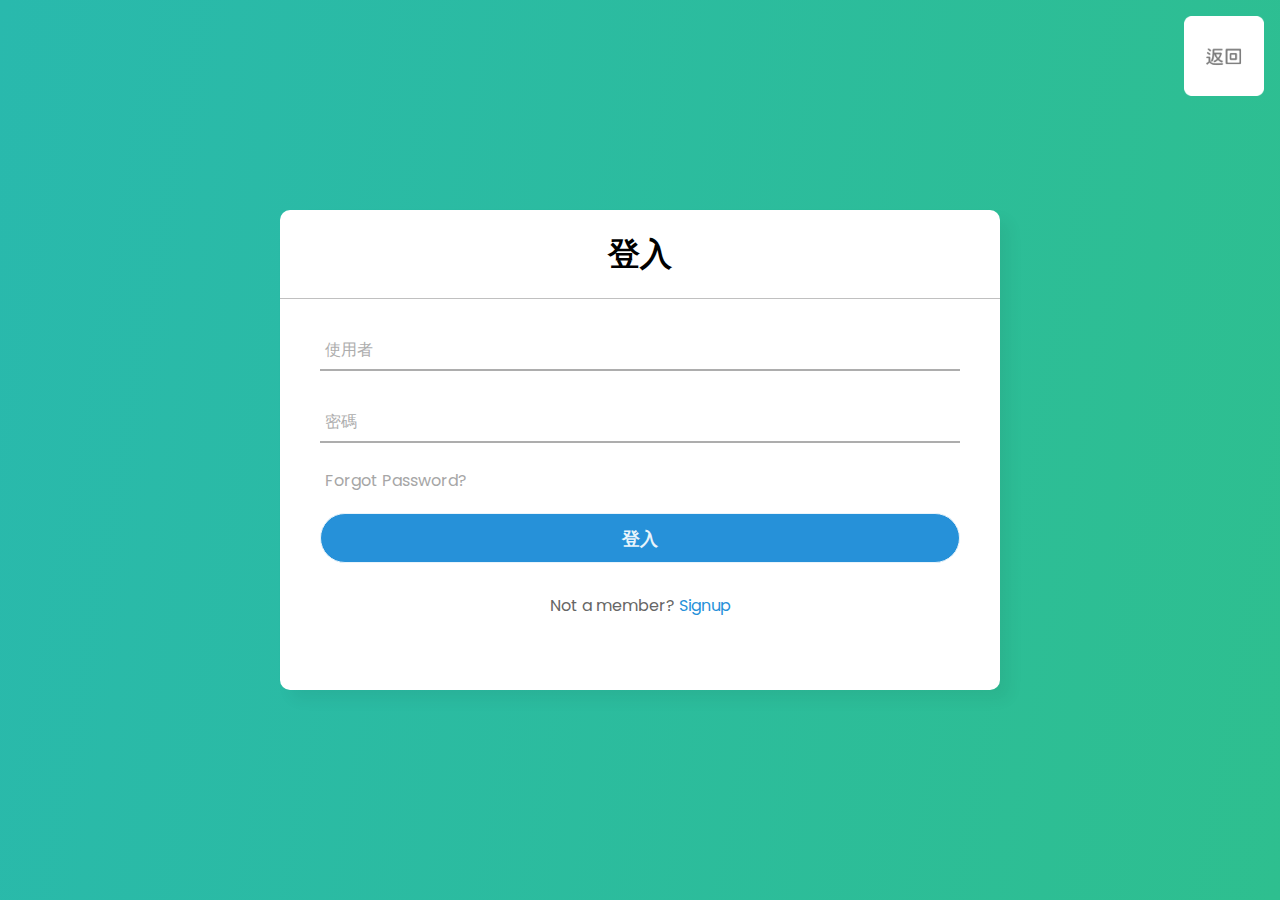
<file: login.html>
<!DOCTYPE html>
<!-- Coding By CodingNepal - youtube.com/codingnepal -->
<html lang="en" dir="ltr">
  <head>
    <meta charset="utf-8">
    <title>Animated Login Form | CodingNepal</title>
    <link rel="stylesheet" href="login.css">
  </head>
  <body>
    <div class="center">
      <h1>登入</h1>
      <form method="post">
        <div class="txt_field">
          <input type="text" required>
          <span></span>
          <label>使用者</label>
        </div>
        <div class="txt_field">
          <input type="password" required>
          <span></span>
          <label>密碼</label>
        </div>
        <div class="pass">Forgot Password?</div>
        <input type="submit" value="登入">
        <div class="signup_link">
          Not a member? <a href="#">Signup</a>
        </div>
      </form>
    </div>

    <div class="back">
      <a href="index.html"><img src="iimg/backbutton.png" alt="">
        
      
    </div>

  </body>
</html>
</file>
<file: login.css>
@import url('https://fonts.googleapis.com/css2?family=Noto+Sans:wght@700&family=Poppins:wght@400;500;600&display=swap');
*{
  margin: 0;
  padding: 0;
  box-sizing: border-box;
  font-family: "Poppins", sans-serif;
}
body{
  margin: 0;
  padding: 0;
  background: linear-gradient(100deg,#29b9ad, rgb(46, 191, 143));
  height: 100vh;
  overflow: hidden;
}
.center{
  position: absolute;
  top: 50%;
  left: 50%;
  transform: translate(-50%, -50%);
  width: 45rem;
  height: 30rem;
  background: white;
  border-radius: 10px;
  box-shadow: 10px 10px 15px rgba(0,0,0,0.05);
}
.center h1{
  text-align: center;
  padding: 20px 0;
  border-bottom: 1px solid silver;
}
.center form{
  padding: 0 40px;
  box-sizing: border-box;
}
form .txt_field{
  position: relative;
  border-bottom: 2px solid #adadad;
  margin: 30px 0;
}
.txt_field input{
  width: 100%;
  padding: 0 5px;
  height: 40px;
  font-size: 16px;
  border: none;
  background: none;
  outline: none;
}
.txt_field label{
  position: absolute;
  top: 50%;
  left: 5px;
  color: #adadad;
  transform: translateY(-50%);
  font-size: 16px;
  pointer-events: none;
  transition: .5s;
}
.txt_field span::before{
  content: '';
  position: absolute;
  top: 40px;
  left: 0;
  width: 0%;
  height: 2px;
  background: #2691d9;
  transition: .5s;
}
.txt_field input:focus ~ label,
.txt_field input:valid ~ label{
  top: -5px;
  color: #2691d9;
}
.txt_field input:focus ~ span::before,
.txt_field input:valid ~ span::before{
  width: 100%;
}
.pass{
  margin: -5px 0 20px 5px;
  color: #a6a6a6;
  cursor: pointer;
}
.pass:hover{
  text-decoration: underline;
}
input[type="submit"]{
  width: 100%;
  height: 50px;
  border: 1px solid;
  background: #2691d9;
  border-radius: 25px;
  font-size: 18px;
  color: #e9f4fb;
  font-weight: 700;
  cursor: pointer;
  outline: none;
}
input[type="submit"]:hover{
  border-color: #2691d9;
  transition: .5s;
}
.signup_link{
  margin: 30px 0;
  text-align: center;
  font-size: 16px;
  color: #666666;
}
.signup_link a{
  color: #2691d9;
  text-decoration: none;
}
.signup_link a:hover{
  text-decoration: underline;
}

.back{
  width: 5rem;
  height: 5rem;
  
  border-radius: 5%;
  position: relative;
  text-align: center;
  align-content: center;
  position: fixed;
  right: 1rem;
  top: 1rem;

}
.back p{
  color: #666666;
  font-weight: 700;
  padding-top: 1.5rem;
  
  
  
}
.back a{
  width: 10rem;
}

input[type="button" i] {
  
  padding: 2rem 4rem;
  
  border-width: 0;
  border-style: outset;
  border-radius: 0.3rem;
  padding-right: 2rem;
}
.back img{
  width: 5rem;
  height: 5rem;
}




@media(max-width:858px){

  .back{
    width: 10rem;
    height: 10rem;
  }
}
</file>
